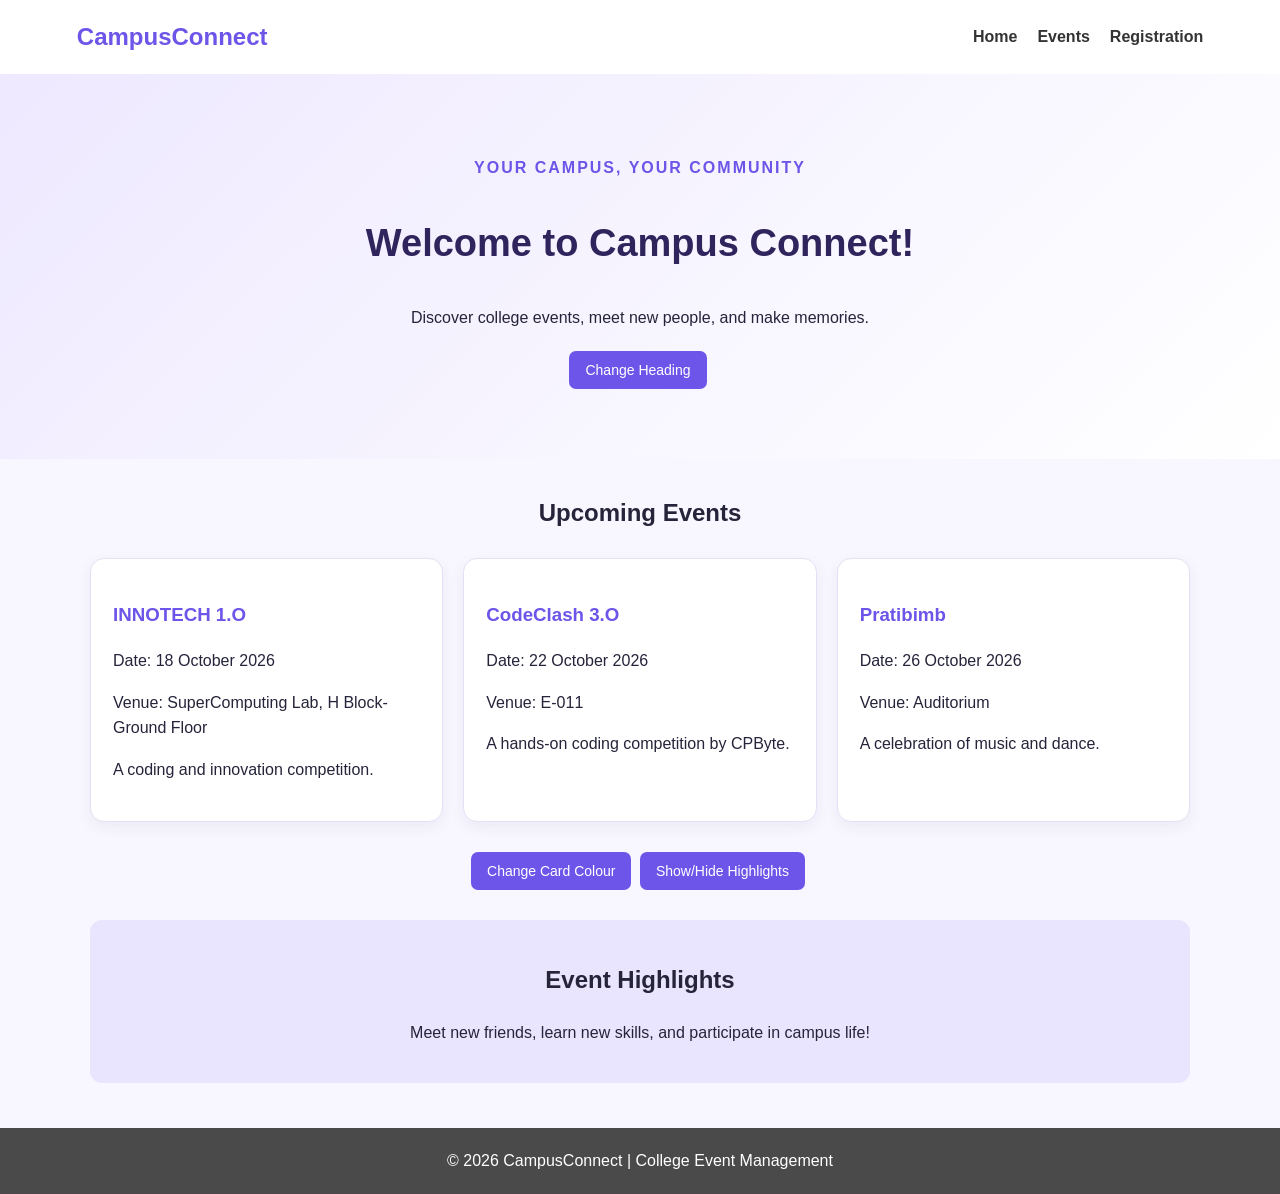
<file: index.html>
<!DOCTYPE html>
<html lang="en">
<head>
    <meta charset="UTF-8">
    <meta name="viewport" content="width=device-width, initial-scale=1.0">
    <title>Campus Connect | Home</title>
    <link rel="stylesheet" href="style.css">
    <script src="script.js" defer></script>
</head>
<body>
    <header>
        <h2>CampusConnect</h2>
        <nav>
            <a href="index.html">Home</a>
            <a href="events.html">Events</a>
            <a href="register.html">Registration</a>
        </nav>
    </header>

    <section class="hero">
        <p class="tag">YOUR CAMPUS, YOUR COMMUNITY</p>
        <h1 id="mainHeading">Welcome to Campus Connect!</h1>
        <p>Discover college events, meet new people, and make memories.</p>
        <button onclick="changeHeading()">Change Heading</button>
    </section>

    <main class="container">
        <h2>Upcoming Events</h2>

        <div class="event-container">
            <div class="event-card">
               <h3>INNOTECH 1.O</h3>
                <p>Date: 18 October 2026</p>
                <p>Venue: SuperComputing Lab, H Block-Ground Floor</p>
                <p>A coding and innovation competition.</p>
            </div>

            <div class="event-card">
                <h3>CodeClash 3.O</h3>
                <p>Date: 22 October 2026</p>
                <p>Venue: E-011</p>
                <p>A hands-on coding competition by CPByte.</p>
            </div>

            <div class="event-card">
                <h3>Pratibimb</h3>
                <p>Date: 26 October 2026</p>
                <p>Venue: Auditorium</p>
                <p>A celebration of music and dance.</p>
            </div>
        </div>

        <div class="controls">
            <button onclick="changeCardColor()">Change Card Colour</button>
            <button onclick="toggleHighlights()">Show/Hide Highlights</button>
        </div>

        <section id="highlights" class="highlights">
            <h2>Event Highlights</h2>
            <p>Meet new friends, learn new skills, and participate in campus life!</p>
        </section>
    </main>

    <footer>© 2026 CampusConnect | College Event Management</footer>
</body>
</html>
</file>
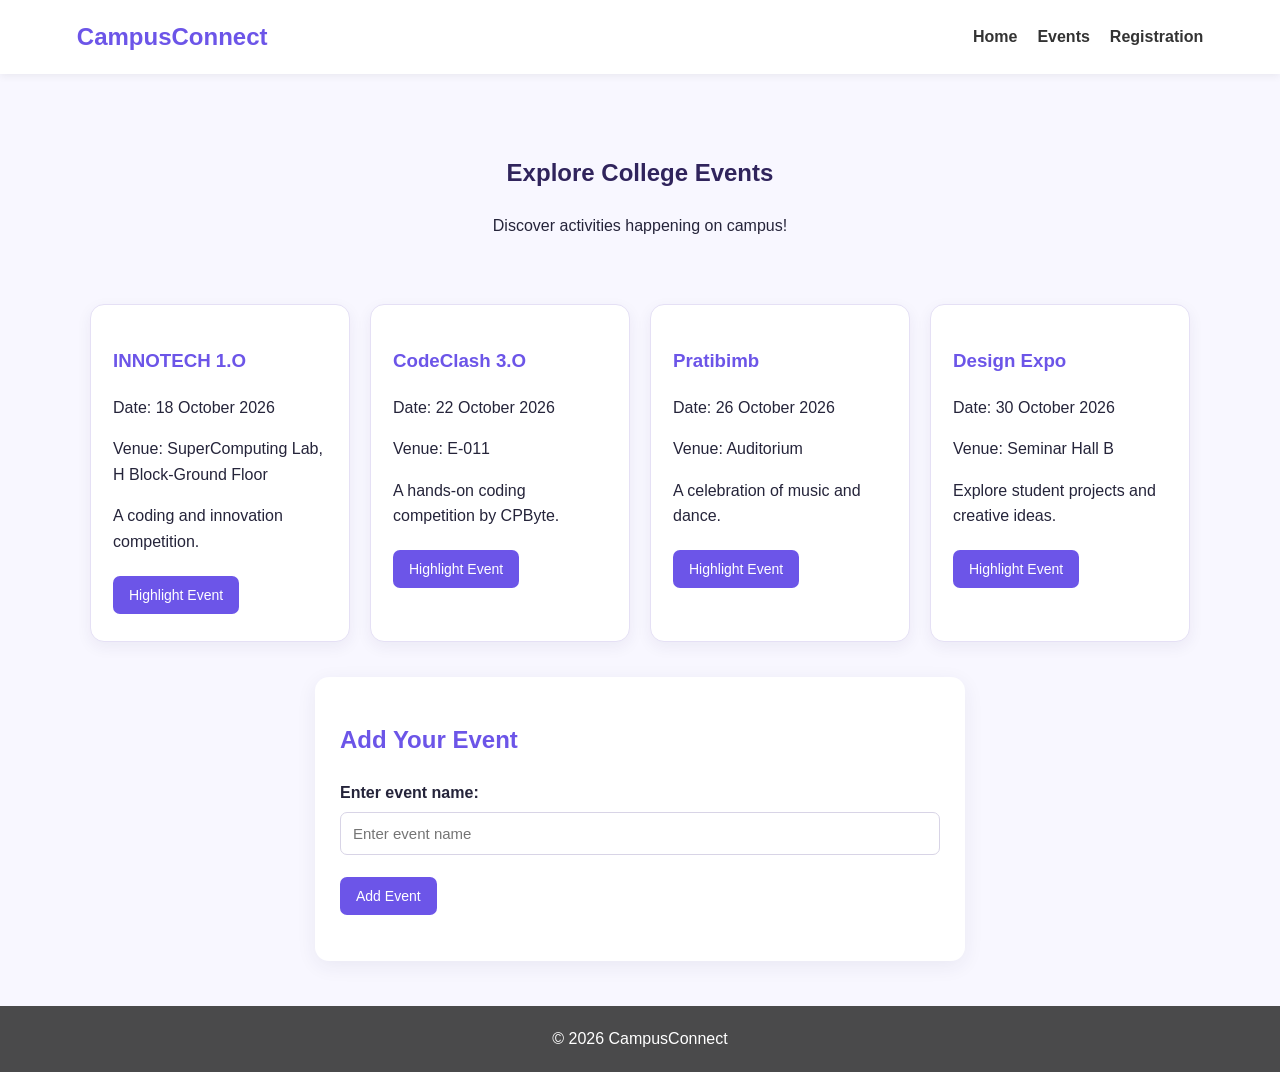
<file: events.html>
<!DOCTYPE html>
<html lang="en">
<head>
    <meta charset="UTF-8">
    <meta name="viewport" content="width=device-width, initial-scale=1.0">
    <title>Campus Connect | Events</title>
    <link rel="stylesheet" href="style.css">
    <script src="script.js" defer></script>
</head>
<body>
    <header>
        <h2>CampusConnect</h2>
        <nav>
            <a href="index.html">Home</a>
            <a href="events.html">Events</a>
            <a href="register.html">Registration</a>
        </nav>
    </header>

    <main class="container">
        <section class="page-title">
            <h1>Explore College Events</h1>
            <p>Discover activities happening on campus!</p>
        </section>

        <div class="event-container">
            <div class="event-card">
                <h3>INNOTECH 1.O</h3>
                <p>Date: 18 October 2026</p>
                <p>Venue: SuperComputing Lab, H Block-Ground Floor</p>
                <p>A coding and innovation competition.</p>
                <button onclick="highlightEvent(this)">Highlight Event</button>
            </div>

            <div class="event-card">
                <h3>CodeClash 3.O</h3>
                <p>Date: 22 October 2026</p>
                <p>Venue: E-011</p>
                <p>A hands-on coding competition by CPByte.</p>
                <button onclick="highlightEvent(this)">Highlight Event</button>
            </div>

            <div class="event-card">
                <h3>Pratibimb</h3>
                <p>Date: 26 October 2026</p>
                <p>Venue: Auditorium</p>
                <p>A celebration of music and dance.</p>
                <button onclick="highlightEvent(this)">Highlight Event</button>
            </div>

            <div class="event-card">
                <h3>Design Expo</h3>
                <p>Date: 30 October 2026</p>
                <p>Venue: Seminar Hall B</p>
                <p>Explore student projects and creative ideas.</p>
                <button onclick="highlightEvent(this)">Highlight Event</button>
            </div>
        </div>

        <section class="add-event">
            <h2>Add Your Event</h2>
            <label for="eventName">Enter event name:</label>
            <input type="text" id="eventName" placeholder="Enter event name">
            <button onclick="addEvent()">Add Event</button>

            <p id="eventMessage" aria-live="polite"></p>
            <div id="addedEvents"></div>
        </section>
    </main>

    <footer>© 2026 CampusConnect</footer>
</body>
</html>
</file>
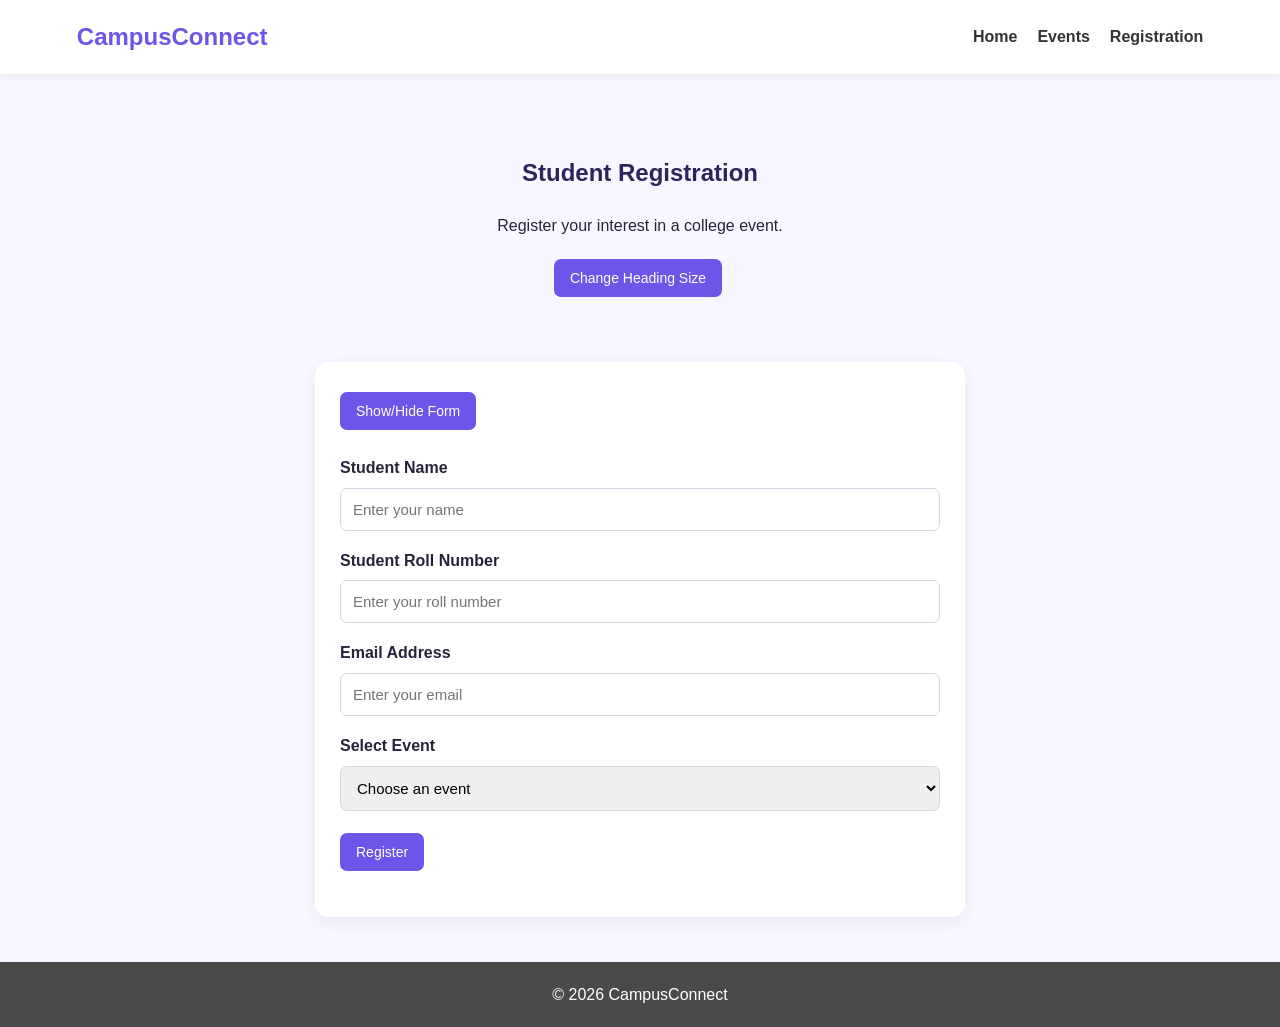
<file: register.html>
<!DOCTYPE html>
<html lang="en">
<head>
    <meta charset="UTF-8">
    <meta name="viewport" content="width=device-width, initial-scale=1.0">
    <title>Campus Connect | Registration</title>
    <link rel="stylesheet" href="style.css">
    <script src="script.js" defer></script>
</head>
<body>
    <header>
        <h2>CampusConnect</h2>
        <nav>
            <a href="index.html">Home</a>
            <a href="events.html">Events</a>
            <a href="register.html">Registration</a>
        </nav>
    </header>

    <main class="container">
        <section class="page-title">
            <h1 id="registrationHeading">Student Registration</h1>
            <p>Register your interest in a college event.</p>
            <button onclick="changeFontSize()">Change Heading Size</button>
        </section>

        <section class="registration-box">
            <button onclick="toggleForm()">Show/Hide Form</button>

            <form id="registrationForm" onsubmit="registerStudent(event)">
                <label for="studentName">Student Name</label>
                <input type="text" id="studentName" placeholder="Enter your name">

                <label for="rollNumber">Student Roll Number</label>
                <input type="text" id="rollNumber" placeholder="Enter your roll number">

                <label for="email">Email Address</label>
                <input type="email" id="email" placeholder="Enter your email">

                <label for="eventSelection">Select Event</label>
                <select id="eventSelection">
                    <option value="">Choose an event</option>
                    <option>INNOTECH 1.O</option>
                    <option>CodeClash 3.O</option>
                    <option>Pratibimb</option>
                    <option>Design Expo</option>
                </select>

                <button type="submit">Register</button>
            </form>

            <p id="registrationMessage" aria-live="polite"></p>
        </section>
    </main>

    <footer>© 2026 CampusConnect</footer>
</body>
</html>
</file>
<file: style.css>
* {
    box-sizing: border-box;
}

body {
    margin: 0;
    font-family: Arial, sans-serif;
    color: #25243a;
    background-color: #f8f7ff;
    line-height: 1.6;
}

header {
    background-color: white;
    padding: 18px 6%;
    display: flex;
    justify-content: space-between;
    align-items: center;
    flex-wrap: wrap;
    box-shadow: 0 2px 8px #00000010;
}

header h2 {
    color: #6c55e8;
    margin: 0;
}

nav {
    display: flex;
    gap: 20px;
}

nav a {
    text-decoration: none;
    color: #333;
    font-weight: bold;
}

nav a:hover {
    color: #6c55e8;
}

.hero {
    text-align: center;
    padding: 65px 20px;
    background: linear-gradient(135deg, #eee9ff, #ffffff);
}

.hero h1 {
    font-size: 38px;
    color: #30245c;
}

.tag {
    color: #6c55e8;
    font-weight: bold;
    letter-spacing: 2px;
}

.container {
    width: 90%;
    max-width: 1100px;
    margin: 35px auto;
}

.container > h2,
.page-title {
    text-align: center;
}

.page-title {
    padding: 25px 0;
}

.page-title h1 {
    color: #30245c;
}

.event-container {
    display: flex;
    flex-wrap: wrap;
    gap: 20px;
    margin-top: 25px;
}

.event-card {
    flex: 1 1 240px;
    background-color: white;
    padding: 22px;
    border: 1px solid #e5e0f5;
    border-radius: 14px;
    box-shadow: 0 5px 15px #30245c10;
    transition: transform 0.2s;
}

.event-card:hover {
    transform: translateY(-4px);
}

.event-card h3 {
    color: #6c55e8;
}

button {
    background-color: #6c55e8;
    color: white;
    border: none;
    border-radius: 7px;
    padding: 11px 16px;
    margin: 5px 4px 5px 0;
    cursor: pointer;
    font-size: 14px;
}

button:hover {
    background-color: #503bc4;
}

.controls {
    text-align: center;
    margin: 25px 0;
}

.highlights {
    background-color: #eae5ff;
    padding: 22px;
    border-radius: 12px;
    margin: 25px 0;
    text-align: center;
}

.add-event,
.registration-box {
    background-color: white;
    max-width: 650px;
    margin: 35px auto;
    padding: 25px;
    border-radius: 14px;
    box-shadow: 0 5px 20px #30245c12;
}

.add-event h2 {
    color: #6c55e8;
}

input,
select {
    width: 100%;
    padding: 12px;
    margin: 7px 0 17px;
    border: 1px solid #d8d4e6;
    border-radius: 7px;
    font-size: 15px;
}

label {
    display: block;
    font-weight: bold;
}

.registration-box form {
    margin-top: 20px;
}

#eventMessage,
#registrationMessage {
    font-weight: bold;
    color: #21865a;
    overflow-wrap: anywhere;
}

.highlighted {
    background-color: #eae5ff;
    border: 2px solid #6c55e8;
}

.hidden {
    display: none;
}

footer {
    margin-top: 45px;
    background-color: #4a4a4b;
    color: white;
    text-align: center;
    padding: 20px;
}

@media (max-width: 600px) {
    header {
        flex-direction: column;
        gap: 12px;
    }

    nav {
        gap: 12px;
        flex-wrap: wrap;
        justify-content: center;
    }

    .hero h1 {
        font-size: 29px;
    }

    .event-container {
        flex-direction: column;
    }
}
</file>
